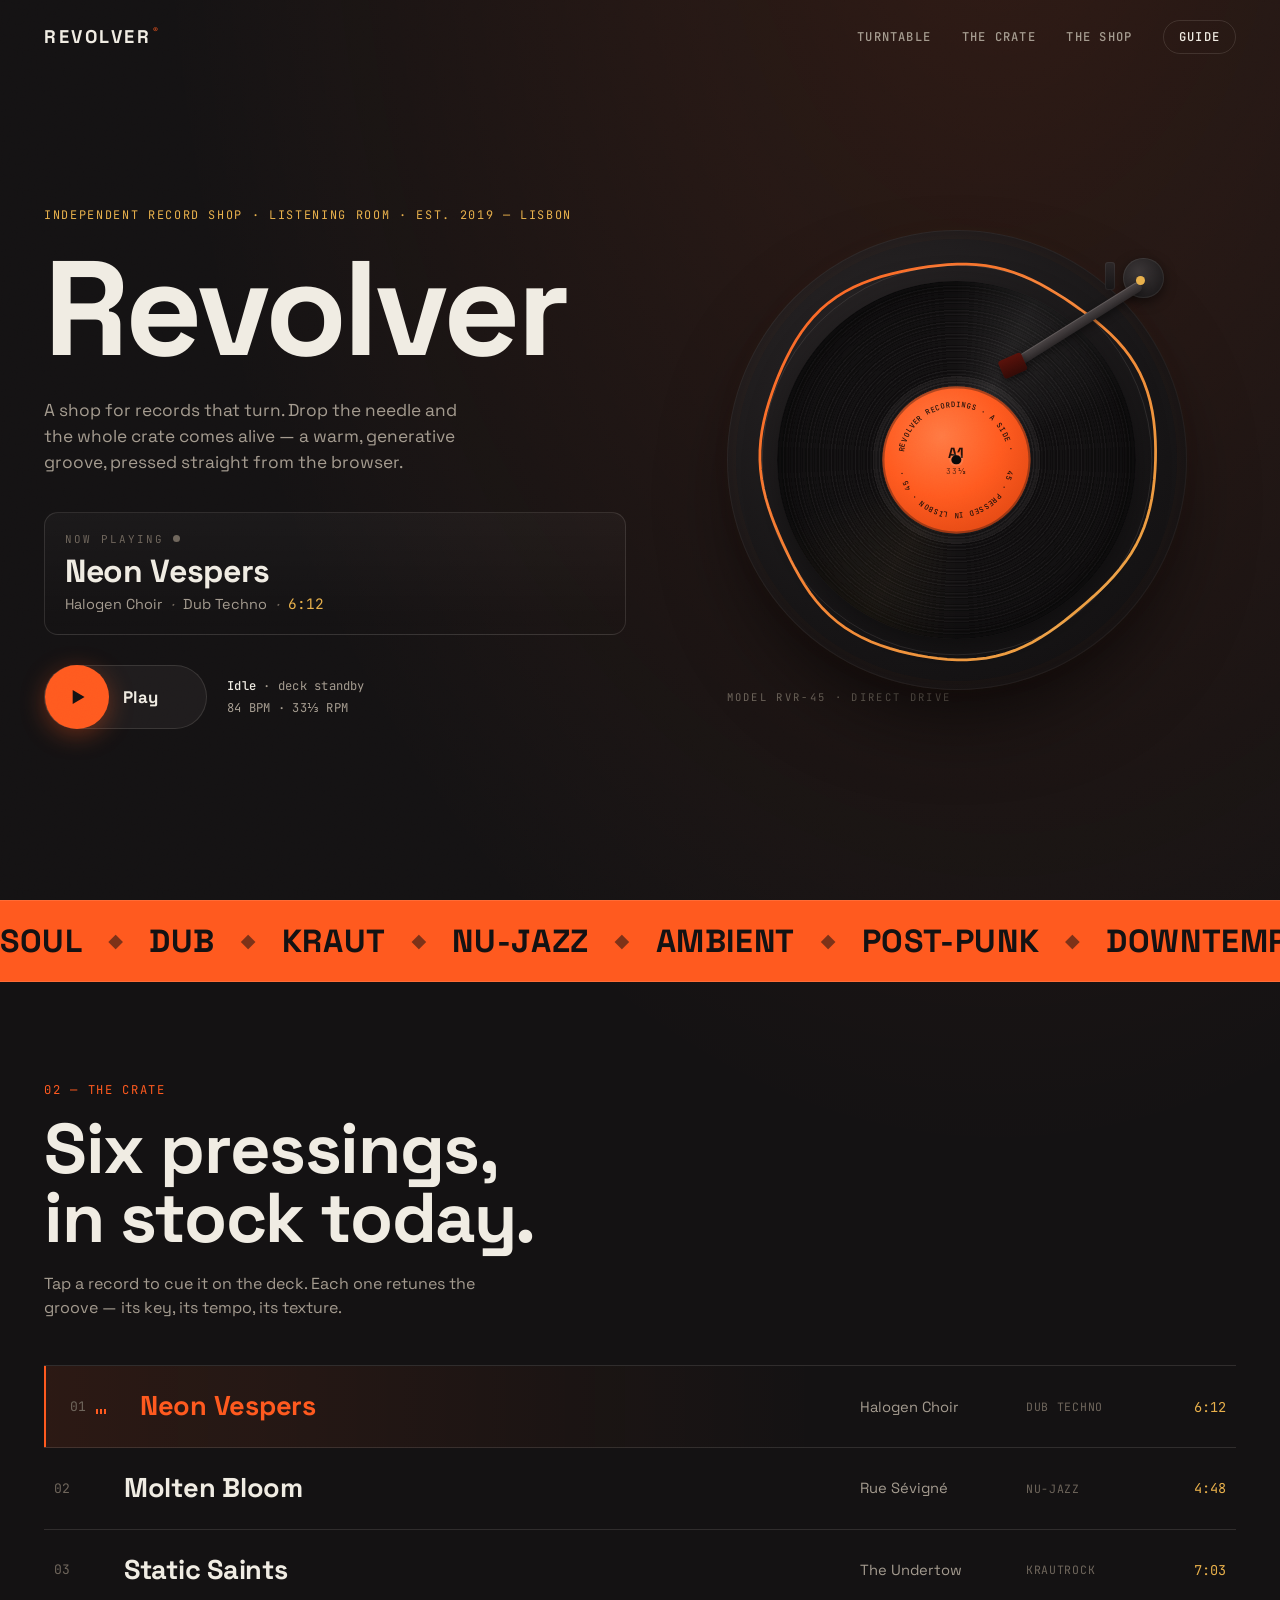
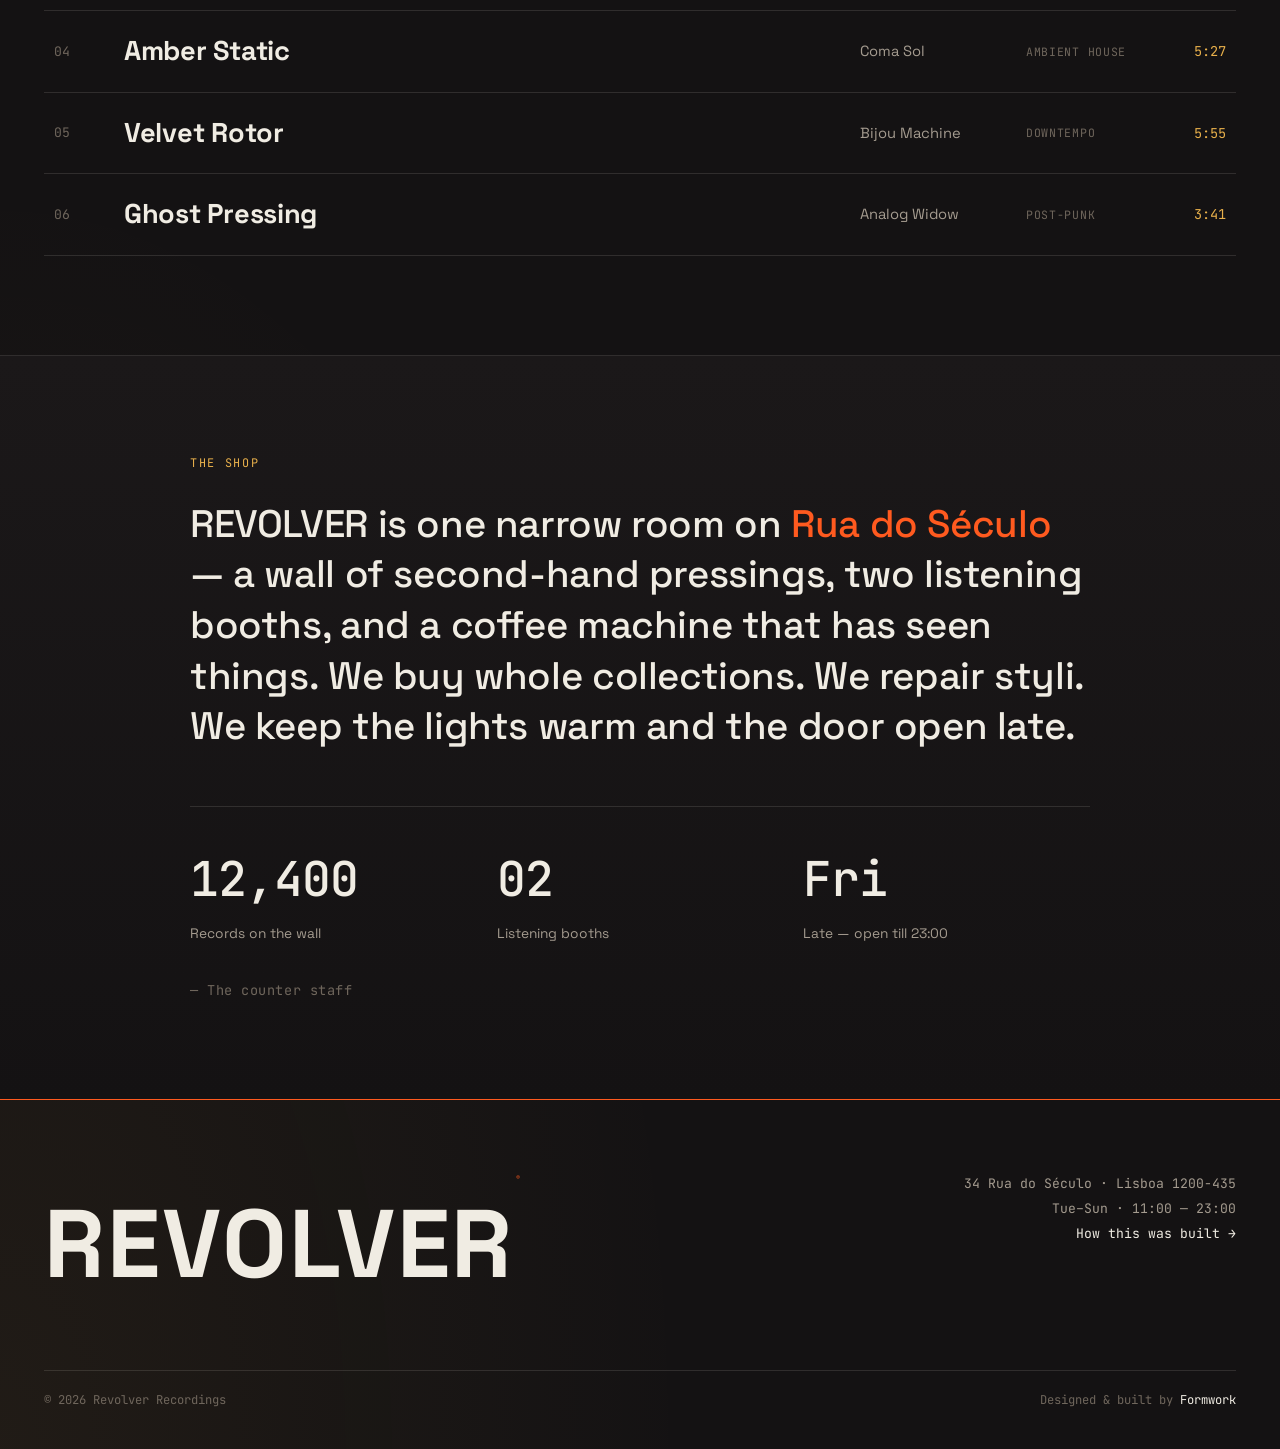
<file: index.html>
<!doctype html>
<html lang="en">
<head>
<script>document.documentElement.classList.add('js')</script>
<meta charset="utf-8" />
<meta name="viewport" content="width=device-width, initial-scale=1" />
<title>REVOLVER — Independent record shop &amp; listening room</title>
<meta name="description" content="REVOLVER is an independent record shop and listening room. A spinning-vinyl turntable, a live audio-reactive groove, and a crate of pressings you can play." />
<meta name="theme-color" content="#141213" />
<meta property="og:title" content="REVOLVER — records that turn" />
<meta property="og:description" content="An independent record shop with a turntable you can actually play." />
<link rel="preconnect" href="https://fonts.googleapis.com" />
<link rel="preconnect" href="https://fonts.gstatic.com" crossorigin />
<link href="https://fonts.googleapis.com/css2?family=Space+Grotesk:wght@400;500;700&family=JetBrains+Mono:wght@400;500&display=swap" rel="stylesheet" />
<link rel="stylesheet" href="./styles.css" />
</head>
<body>
<div class="grain" aria-hidden="true"></div>

<header class="nav">
  <a class="brand" href="./">REVOLVER<span>®</span></a>
  <nav class="nav-links" aria-label="Primary">
    <a href="#turntable">Turntable</a>
    <a href="#crate">The Crate</a>
    <a href="#shop">The Shop</a>
    <a class="nav-guide" href="./guide/">Guide</a>
  </nav>
</header>

<main>
  <section class="hero" id="turntable">
    <div class="hero-copy">
      <p class="eyebrow reveal">Independent record shop · Listening room · Est. 2019 — Lisbon</p>
      <h1 class="hero-title">
        <span class="line">Revolver</span>
      </h1>
      <p class="hero-sub reveal">A shop for records that turn. Drop the needle and the whole
        crate comes alive — a warm, generative groove, pressed straight from the browser.</p>

      <div class="now reveal" aria-live="polite">
        <p class="now-label">Now playing<span class="now-dot" aria-hidden="true"></span></p>
        <p class="now-title" id="nowTitle">Neon Vespers</p>
        <p class="now-meta"><span id="nowArtist">Halogen Choir</span>
          <i aria-hidden="true">·</i>
          <span id="nowGenre">Dub Techno</span>
          <i aria-hidden="true">·</i>
          <span class="mono" id="nowTime">6:12</span></p>
      </div>

      <div class="controls reveal">
        <button class="play" id="play" type="button" aria-pressed="false" aria-label="Play the generative groove">
          <span class="play-ico" aria-hidden="true">
            <svg class="ico-play" viewBox="0 0 24 24"><path d="M8 5.5v13l11-6.5z"/></svg>
            <svg class="ico-pause" viewBox="0 0 24 24"><rect x="7" y="5.5" width="3.4" height="13" rx="1"/><rect x="13.6" y="5.5" width="3.4" height="13" rx="1"/></svg>
          </span>
          <span class="play-word" id="playWord">Play</span>
        </button>
        <div class="readout mono">
          <span class="r-row"><b id="stState">Idle</b> · deck standby</span>
          <span class="r-row"><span id="stBpm">84</span> BPM · 33⅓ RPM</span>
        </div>
      </div>
      <p class="audio-note mono" id="audioNote" hidden>Audio engine unavailable in this browser — the deck still spins.</p>
    </div>

    <div class="deck reveal">
      <div class="turntable" id="deck">
        <div class="platter">
          <canvas class="viz" id="viz" aria-hidden="true"></canvas>
          <div class="vinyl" id="vinyl" aria-hidden="true">
            <div class="grooves"></div>
            <div class="sheen"></div>
            <div class="label" id="label">
              <svg class="label-arc" viewBox="0 0 200 200" preserveAspectRatio="xMidYMid meet">
                <defs>
                  <path id="arcTop" d="M100,100 m-72,0 a72,72 0 1,1 144,0" />
                  <path id="arcBot" d="M100,100 m72,0 a72,72 0 1,1 -144,0" />
                </defs>
                <text class="arc-t"><textPath href="#arcTop" startOffset="50%">REVOLVER RECORDINGS · A SIDE ·</textPath></text>
                <text class="arc-t"><textPath href="#arcBot" startOffset="50%">45 · PRESSED IN LISBON · 45 ·</textPath></text>
              </svg>
              <div class="label-center">
                <span class="label-side" id="labelSide">A1</span>
                <span class="label-rpm">33⅓</span>
              </div>
            </div>
            <span class="spindle"></span>
          </div>
          <div class="tonearm" id="tonearm" aria-hidden="true">
            <span class="arm-base"></span>
            <span class="arm-pivot"></span>
            <span class="arm"><span class="arm-head"></span></span>
            <span class="arm-rest"></span>
          </div>
        </div>
        <p class="deck-cap mono" aria-hidden="true">MODEL RVR-45 · DIRECT DRIVE</p>
      </div>
    </div>

    <div class="scroll-cue reveal" aria-hidden="true"><span></span>the crate</div>
  </section>

  <section class="marquee" aria-hidden="true">
    <div class="marquee-track">
      <span>SOUL</span><i>◆</i><span>DUB</span><i>◆</i><span>KRAUT</span><i>◆</i><span>NU-JAZZ</span><i>◆</i><span>AMBIENT</span><i>◆</i><span>POST-PUNK</span><i>◆</i><span>DOWNTEMPO</span><i>◆</i>
      <span>SOUL</span><i>◆</i><span>DUB</span><i>◆</i><span>KRAUT</span><i>◆</i><span>NU-JAZZ</span><i>◆</i><span>AMBIENT</span><i>◆</i><span>POST-PUNK</span><i>◆</i><span>DOWNTEMPO</span><i>◆</i>
    </div>
  </section>

  <section id="crate" class="crate">
    <div class="section-head">
      <p class="index reveal">02 — The Crate</p>
      <h2 class="reveal">Six pressings,<br />in stock today.</h2>
      <p class="crate-note reveal">Tap a record to cue it on the deck. Each one retunes the groove —
        its key, its tempo, its texture.</p>
    </div>
    <ol class="tracks" id="tracks">
      <!-- rows injected by main.js; static fallback below for no-JS -->
      <li class="track-fallback">
        <p>Enable JavaScript to browse and cue the crate.</p>
      </li>
    </ol>
  </section>

  <section id="shop" class="shop">
    <div class="shop-inner">
      <p class="eyebrow reveal">The Shop</p>
      <p class="shop-text reveal">REVOLVER is one narrow room on <em>Rua do Século</em> — a wall of
        second-hand pressings, two listening booths, and a coffee machine that has seen things.
        We buy whole collections. We repair styli. We keep the lights warm and the door open late.</p>
      <div class="shop-stats reveal">
        <div class="stat"><span class="mono stat-n">12,400</span><span class="stat-l">Records on the wall</span></div>
        <div class="stat"><span class="mono stat-n">02</span><span class="stat-l">Listening booths</span></div>
        <div class="stat"><span class="mono stat-n">Fri</span><span class="stat-l">Late — open till 23:00</span></div>
      </div>
      <p class="shop-sign reveal">— The counter staff</p>
    </div>
  </section>
</main>

<footer class="footer">
  <div class="footer-top">
    <p class="footer-brand">REVOLVER<span>®</span></p>
    <div class="footer-info mono">
      <p>34 Rua do Século · Lisboa 1200-435</p>
      <p>Tue–Sun · 11:00 — 23:00</p>
      <p><a href="./guide/">How this was built →</a></p>
    </div>
  </div>
  <div class="footer-bottom mono">
    <span>© 2026 Revolver Recordings</span>
    <span>Designed &amp; built by <a href="./guide/">Formwork</a></span>
  </div>
</footer>

<script src="./main.js"></script>
</body>
</html>
</file>
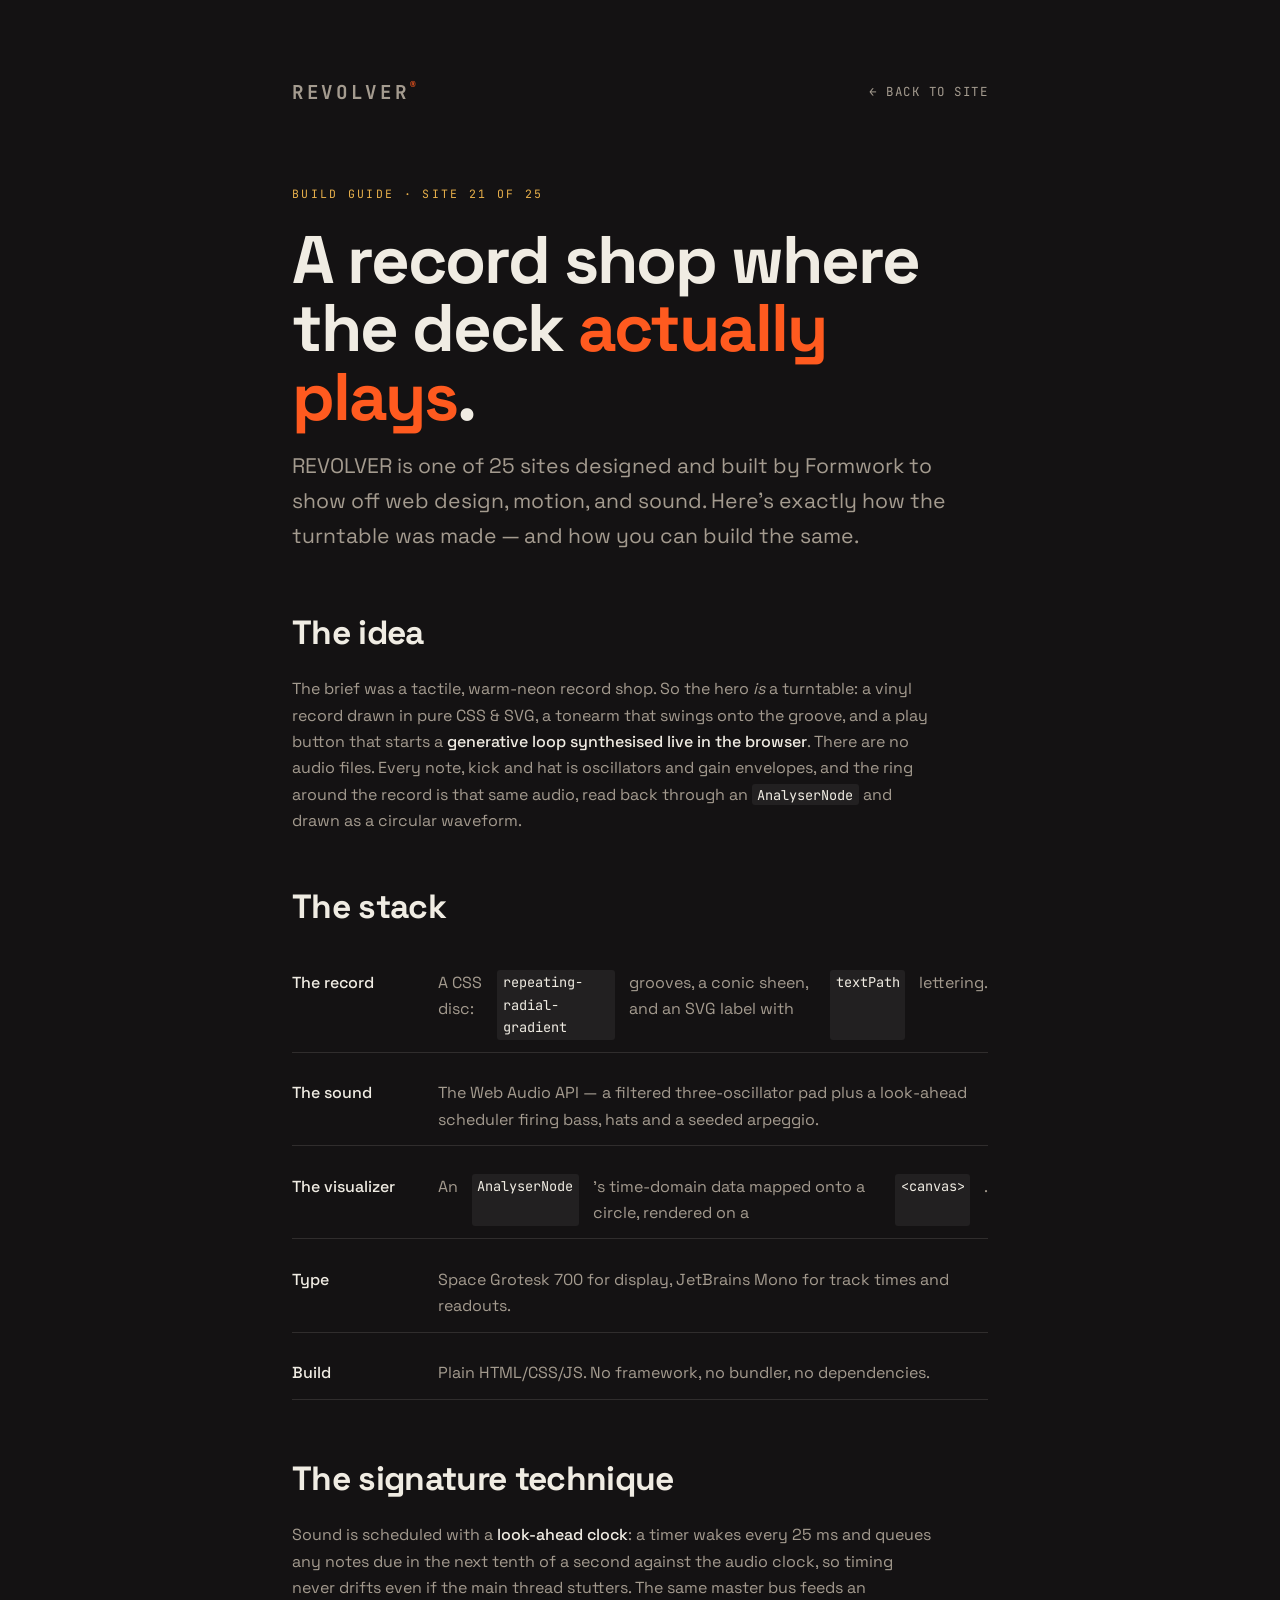
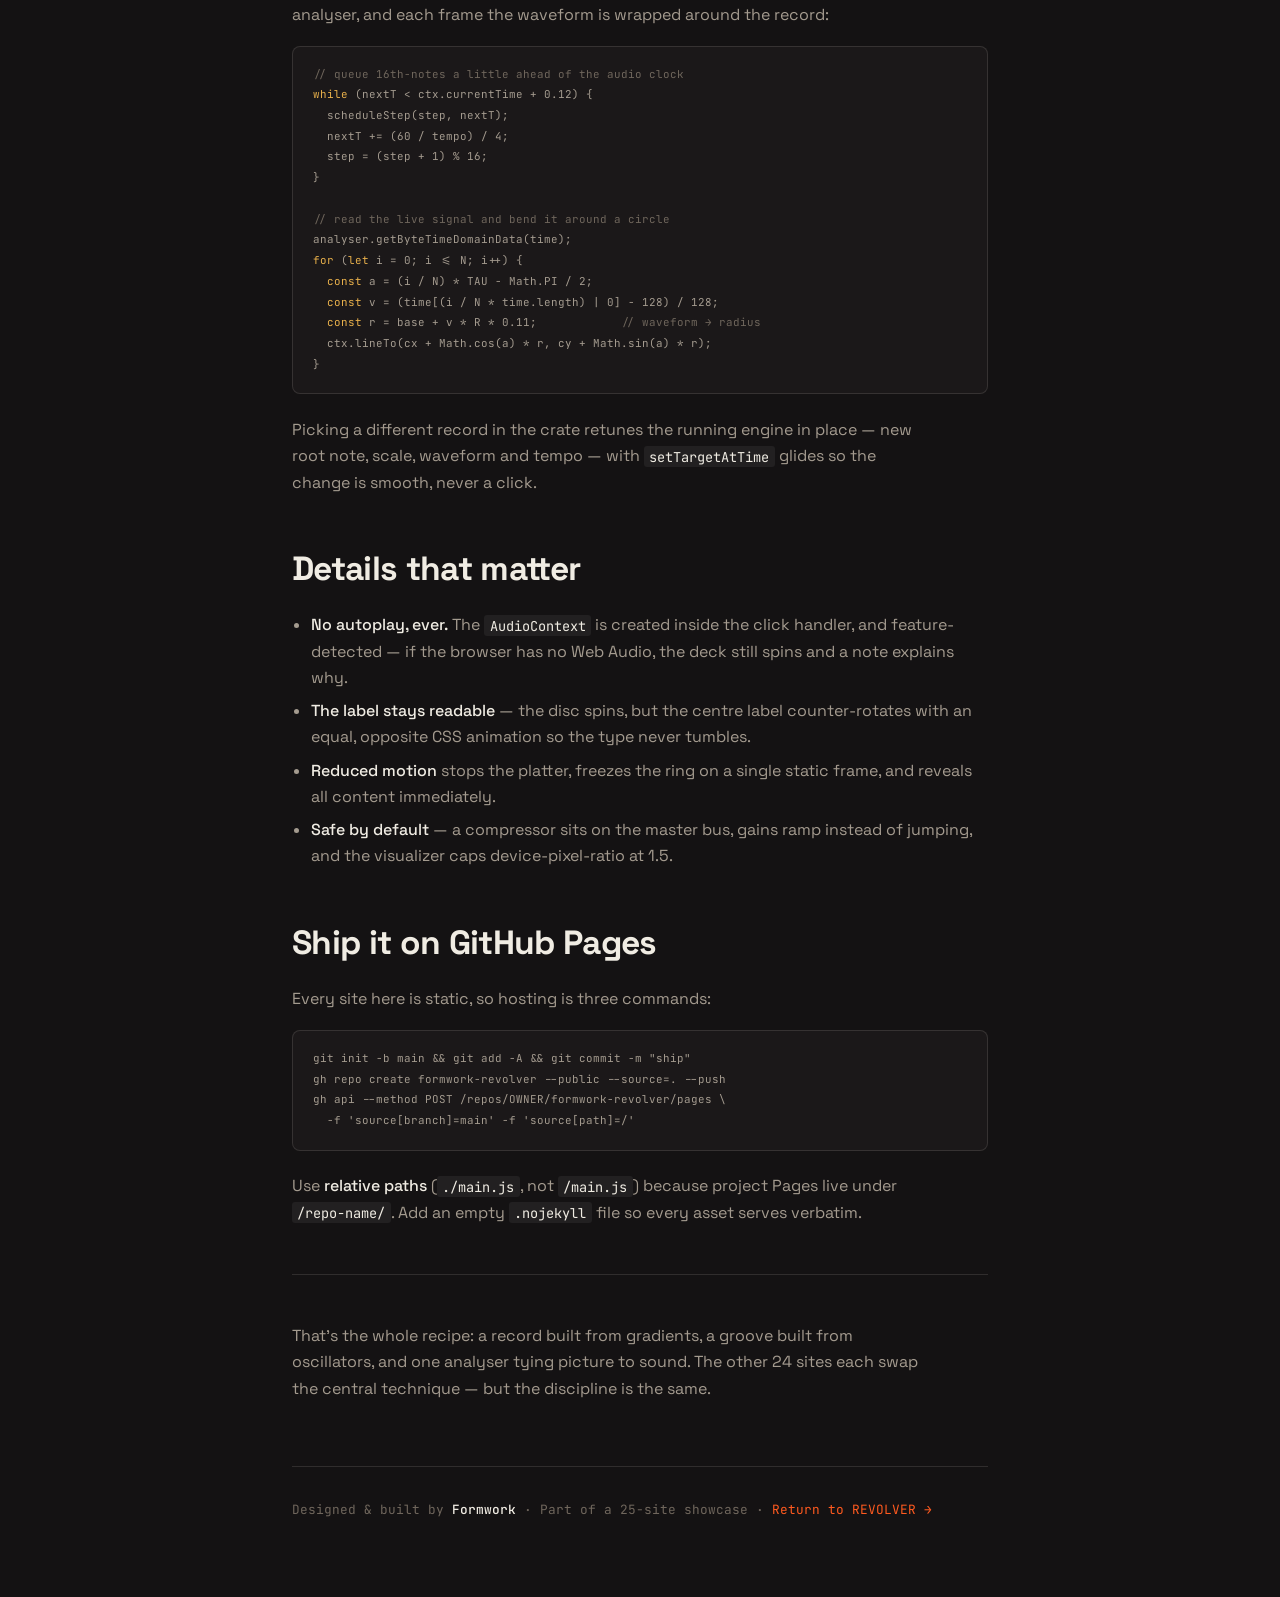
<file: guide/index.html>
<!doctype html>
<html lang="en">
<head>
<meta charset="utf-8" />
<meta name="viewport" content="width=device-width, initial-scale=1" />
<title>REVOLVER — Guide · How this was built</title>
<meta name="description" content="How the REVOLVER site was designed and built by Formwork: a CSS/SVG spinning vinyl, a WebAudio generative loop, and a circular AnalyserNode visualizer." />
<link rel="preconnect" href="https://fonts.googleapis.com" />
<link rel="preconnect" href="https://fonts.gstatic.com" crossorigin />
<link href="https://fonts.googleapis.com/css2?family=Space+Grotesk:wght@400;500;700&family=JetBrains+Mono:wght@400;500&display=swap" rel="stylesheet" />
<style>
  :root{--bg:#141213;--ink:#f0ece3;--dim:#a49b8f;--faint:#6f665c;--accent:#ff5a1f;--accent-2:#e8b04b;--line:rgba(240,236,227,.12)}
  *{box-sizing:border-box;margin:0;padding:0}
  body{background:var(--bg);color:var(--ink);font-family:"Space Grotesk",system-ui,sans-serif;line-height:1.65;-webkit-font-smoothing:antialiased}
  a{color:var(--accent);text-decoration:none}
  a:hover{text-decoration:underline}
  .wrap{max-width:760px;margin:0 auto;padding:clamp(28px,6vw,80px) clamp(20px,5vw,32px)}
  .top{display:flex;justify-content:space-between;align-items:center;font-family:"JetBrains Mono",monospace;font-size:.78rem;letter-spacing:.12em;text-transform:uppercase;color:var(--faint);margin-bottom:clamp(40px,8vh,84px)}
  .top a{color:var(--dim)}
  .brand{font-weight:700;font-size:1.2rem;letter-spacing:.14em;color:var(--ink)}
  .brand span{color:var(--accent);font-size:.6rem;vertical-align:top}
  h1{font-weight:700;font-size:clamp(2.4rem,7vw,4.2rem);line-height:1.02;letter-spacing:-.03em;margin-bottom:1.1rem}
  h1 em{color:var(--accent);font-style:normal}
  .lede{font-size:clamp(1.08rem,2.2vw,1.32rem);color:var(--dim);max-width:56ch;margin-bottom:3.2rem}
  h2{font-weight:700;font-size:clamp(1.5rem,3.6vw,2.1rem);margin:2.8rem 0 1rem;letter-spacing:-.02em}
  p{color:var(--dim);margin:0 0 1.1rem;max-width:64ch}
  .tag{display:inline-block;font-family:"JetBrains Mono",monospace;font-size:.72rem;letter-spacing:.2em;text-transform:uppercase;color:var(--accent-2);margin-bottom:1.4rem}
  ul,ol{color:var(--dim);margin:0 0 1.2rem 1.2rem}
  li{margin:.42rem 0}
  strong{color:var(--ink);font-weight:500}
  code{font-family:"JetBrains Mono",monospace;font-size:.85em;background:rgba(255,255,255,.06);padding:.12em .4em;border-radius:3px;color:var(--ink)}
  pre{background:#1b1819;border:1px solid var(--line);border-radius:8px;padding:18px 20px;overflow-x:auto;margin:0 0 1.4rem;font-size:.8rem;line-height:1.62}
  pre code{background:none;padding:0;color:var(--dim)}
  pre .k{color:var(--accent-2)} pre .c{color:var(--faint)}
  .rule{height:1px;background:var(--line);margin:3rem 0}
  .stack{list-style:none;margin:0 0 1.2rem;padding:0;display:grid;gap:2px}
  .stack li{display:flex;gap:14px;padding:12px 0;border-bottom:1px solid var(--line)}
  .stack b{color:var(--ink);font-weight:500;min-width:132px;display:inline-block}
  footer{margin-top:4rem;padding-top:2rem;border-top:1px solid var(--line);font-family:"JetBrains Mono",monospace;font-size:.8rem;color:var(--faint)}
</style>
</head>
<body>
<div class="wrap">
  <div class="top">
    <a class="brand" href="../">REVOLVER<span>®</span></a>
    <a href="../">← Back to site</a>
  </div>

  <span class="tag">Build guide · Site 21 of 25</span>
  <h1>A record shop where the deck <em>actually plays</em>.</h1>
  <p class="lede">REVOLVER is one of 25 sites designed and built by Formwork to show off web design,
    motion, and sound. Here's exactly how the turntable was made — and how you can build the same.</p>

  <h2>The idea</h2>
  <p>The brief was a tactile, warm-neon record shop. So the hero <em>is</em> a turntable: a vinyl record
    drawn in pure CSS &amp; SVG, a tonearm that swings onto the groove, and a play button that starts a
    <strong>generative loop synthesised live in the browser</strong>. There are no audio files. Every note,
    kick and hat is oscillators and gain envelopes, and the ring around the record is that same audio,
    read back through an <code>AnalyserNode</code> and drawn as a circular waveform.</p>

  <h2>The stack</h2>
  <ul class="stack">
    <li><b>The record</b> A CSS disc: <code>repeating-radial-gradient</code> grooves, a conic sheen, and an SVG label with <code>textPath</code> lettering.</li>
    <li><b>The sound</b> The Web Audio API — a filtered three-oscillator pad plus a look-ahead scheduler firing bass, hats and a seeded arpeggio.</li>
    <li><b>The visualizer</b> An <code>AnalyserNode</code>'s time-domain data mapped onto a circle, rendered on a <code>&lt;canvas&gt;</code>.</li>
    <li><b>Type</b> Space Grotesk 700 for display, JetBrains Mono for track times and readouts.</li>
    <li><b>Build</b> Plain HTML/CSS/JS. No framework, no bundler, no dependencies.</li>
  </ul>

  <h2>The signature technique</h2>
  <p>Sound is scheduled with a <strong>look-ahead clock</strong>: a timer wakes every 25&nbsp;ms and queues
    any notes due in the next tenth of a second against the audio clock, so timing never drifts even if the
    main thread stutters. The same master bus feeds an analyser, and each frame the waveform is wrapped
    around the record:</p>
  <pre><code><span class="c">// queue 16th-notes a little ahead of the audio clock</span>
<span class="k">while</span> (nextT &lt; ctx.currentTime + 0.12) {
  scheduleStep(step, nextT);
  nextT += (60 / tempo) / 4;
  step = (step + 1) % 16;
}

<span class="c">// read the live signal and bend it around a circle</span>
analyser.getByteTimeDomainData(time);
<span class="k">for</span> (<span class="k">let</span> i = 0; i &lt;= N; i++) {
  <span class="k">const</span> a = (i / N) * TAU - Math.PI / 2;
  <span class="k">const</span> v = (time[(i / N * time.length) | 0] - 128) / 128;
  <span class="k">const</span> r = base + v * R * 0.11;            <span class="c">// waveform → radius</span>
  ctx.lineTo(cx + Math.cos(a) * r, cy + Math.sin(a) * r);
}</code></pre>
  <p>Picking a different record in the crate retunes the running engine in place — new root note, scale,
    waveform and tempo — with <code>setTargetAtTime</code> glides so the change is smooth, never a click.</p>

  <h2>Details that matter</h2>
  <ul>
    <li><strong>No autoplay, ever.</strong> The <code>AudioContext</code> is created inside the click handler, and feature-detected — if the browser has no Web Audio, the deck still spins and a note explains why.</li>
    <li><strong>The label stays readable</strong> — the disc spins, but the centre label counter-rotates with an equal, opposite CSS animation so the type never tumbles.</li>
    <li><strong>Reduced motion</strong> stops the platter, freezes the ring on a single static frame, and reveals all content immediately.</li>
    <li><strong>Safe by default</strong> — a compressor sits on the master bus, gains ramp instead of jumping, and the visualizer caps device-pixel-ratio at 1.5.</li>
  </ul>

  <h2>Ship it on GitHub Pages</h2>
  <p>Every site here is static, so hosting is three commands:</p>
  <pre><code>git init -b main &amp;&amp; git add -A &amp;&amp; git commit -m "ship"
gh repo create formwork-revolver --public --source=. --push
gh api --method POST /repos/OWNER/formwork-revolver/pages \
  -f 'source[branch]=main' -f 'source[path]=/'</code></pre>
  <p>Use <strong>relative paths</strong> (<code>./main.js</code>, not <code>/main.js</code>) because project
    Pages live under <code>/repo-name/</code>. Add an empty <code>.nojekyll</code> file so every asset serves verbatim.</p>

  <div class="rule"></div>
  <p>That's the whole recipe: a record built from gradients, a groove built from oscillators, and one analyser
    tying picture to sound. The other 24 sites each swap the central technique — but the discipline is the same.</p>

  <footer>Designed &amp; built by <strong>Formwork</strong> · Part of a 25-site showcase · <a href="../">Return to REVOLVER →</a></footer>
</div>
</body>
</html>
</file>
<file: styles.css>
/* REVOLVER — independent record shop / listening room
   Signature: an audio-reactive spinning vinyl + tonearm, driven by WebAudio.
   Palette: charcoal + bone + molten orange + amber secondary. */

:root{
  --bg:#141213;
  --bg-2:#1b1819;
  --panel:#1f1c1d;
  --ink:#f0ece3;
  --dim:#a49b8f;
  --faint:#6f665c;
  --accent:#ff5a1f;      /* molten orange */
  --accent-2:#e8b04b;    /* warm amber (subtle secondary) */
  --line:rgba(240,236,227,.12);
  --line-2:rgba(240,236,227,.06);
  --max:1320px;
  --spin:2.6s;           /* one platter revolution */
  --ease:cubic-bezier(.19,1,.22,1);
  --level:0;             /* live audio amplitude, set by JS */
}

*{box-sizing:border-box;margin:0;padding:0}
html{scroll-behavior:smooth;background:var(--bg)}
@media (prefers-reduced-motion:reduce){html{scroll-behavior:auto}}
body{
  background:
    radial-gradient(120% 80% at 78% -6%, rgba(255,90,31,.12), transparent 55%),
    radial-gradient(90% 70% at 0% 100%, rgba(232,176,75,.06), transparent 60%),
    var(--bg);
  color:var(--ink);
  font-family:"Space Grotesk",system-ui,sans-serif;
  font-weight:400;line-height:1.5;overflow-x:hidden;
  -webkit-font-smoothing:antialiased;text-rendering:optimizeLegibility;
}
a{color:inherit;text-decoration:none}
.mono{font-family:"JetBrains Mono",ui-monospace,monospace}
::selection{background:var(--accent);color:#141213}
img,svg,canvas{display:block;max-width:100%}

/* grain overlay */
.grain{position:fixed;inset:0;z-index:200;pointer-events:none;opacity:.05;mix-blend-mode:overlay;
  background-image:url("data:image/svg+xml,%3Csvg xmlns='http://www.w3.org/2000/svg' width='140' height='140'%3E%3Cfilter id='n'%3E%3CfeTurbulence type='fractalNoise' baseFrequency='0.85' numOctaves='2' stitchTiles='stitch'/%3E%3C/filter%3E%3Crect width='100%25' height='100%25' filter='url(%23n)'/%3E%3C/svg%3E")}

/* ---------- nav ---------- */
.nav{position:fixed;top:0;left:0;right:0;z-index:100;display:flex;justify-content:space-between;
  align-items:center;padding:20px clamp(18px,4vw,44px);
  transition:background .4s var(--ease),backdrop-filter .4s var(--ease),border-color .4s var(--ease);
  border-bottom:1px solid transparent}
.nav.scrolled{background:rgba(20,18,19,.72);backdrop-filter:blur(12px);border-bottom-color:var(--line)}
.brand{font-weight:700;font-size:1.15rem;letter-spacing:.14em;display:flex;align-items:flex-start;gap:1px}
.brand span{color:var(--accent);font-size:.6rem;transform:translateY(1px)}
.nav-links{display:flex;gap:clamp(16px,2.4vw,34px);align-items:center;font-size:.76rem;
  font-weight:500;text-transform:uppercase;letter-spacing:.1em;font-family:"JetBrains Mono",monospace}
.nav-links a{color:var(--dim);transition:color .25s}
.nav-links a:hover{color:var(--ink)}
.nav-guide{color:var(--ink)!important;border:1px solid var(--line);border-radius:40px;padding:7px 15px;
  transition:background .3s,color .3s,border-color .3s}
.nav-guide:hover{background:var(--accent);color:#141213!important;border-color:var(--accent)}
@media(max-width:640px){.nav-links a:nth-child(1),.nav-links a:nth-child(2){display:none}}

/* ---------- hero ---------- */
.hero{min-height:100svh;display:grid;grid-template-columns:1.02fr .98fr;align-items:center;
  gap:clamp(24px,4vw,64px);padding:clamp(96px,13vh,150px) clamp(18px,4vw,44px) clamp(60px,9vh,90px);
  max-width:var(--max);margin:0 auto;position:relative}
.hero-copy{max-width:38rem}
.eyebrow{font-family:"JetBrains Mono",monospace;font-size:.74rem;letter-spacing:.14em;
  text-transform:uppercase;color:var(--accent-2);margin-bottom:clamp(18px,3vh,26px)}
.hero-title{font-weight:700;line-height:.86;letter-spacing:-.03em;
  font-size:clamp(3.6rem,11vw,8.4rem);text-transform:none}
.hero-title .line{display:block;overflow:hidden}
.hero-sub{max-width:40ch;margin-top:clamp(20px,3.5vh,32px);font-size:clamp(1rem,1.35vw,1.18rem);
  color:var(--dim)}

/* now playing */
.now{margin-top:clamp(26px,4vh,40px);padding:18px 20px;border:1px solid var(--line);border-radius:14px;
  background:linear-gradient(180deg,rgba(255,255,255,.03),transparent)}
.now-label{font-family:"JetBrains Mono",monospace;font-size:.68rem;letter-spacing:.18em;
  text-transform:uppercase;color:var(--faint);display:flex;align-items:center;gap:9px;margin-bottom:8px}
.now-dot{width:7px;height:7px;border-radius:50%;background:var(--faint);transition:background .3s}
.playing .now-dot{background:var(--accent);box-shadow:0 0 10px var(--accent);animation:pulse 1.4s var(--ease) infinite}
@keyframes pulse{50%{opacity:.35}}
.now-title{font-weight:700;font-size:clamp(1.5rem,2.6vw,2rem);letter-spacing:-.01em;line-height:1.05}
.now-meta{margin-top:5px;font-size:.9rem;color:var(--dim);display:flex;gap:9px;flex-wrap:wrap;align-items:baseline}
.now-meta i{color:var(--faint)}
.now-meta .mono{color:var(--accent-2)}

/* controls */
.controls{margin-top:clamp(22px,3.5vh,30px);display:flex;align-items:center;gap:20px;flex-wrap:wrap}
.play{display:inline-flex;align-items:center;gap:14px;padding:0 26px 0 0;height:64px;border-radius:40px;
  border:1px solid var(--line);background:var(--panel);color:var(--ink);cursor:pointer;
  font-family:"Space Grotesk",sans-serif;font-weight:700;font-size:1.05rem;letter-spacing:.02em;
  transition:border-color .3s,background .3s,transform .3s var(--ease)}
.play:hover{border-color:var(--accent);transform:translateY(-2px)}
.play:active{transform:translateY(0)}
.play-ico{position:relative;width:64px;height:64px;flex:none;border-radius:50%;
  background:var(--accent);display:grid;place-items:center;
  box-shadow:0 6px 24px rgba(255,90,31,.35)}
.play-ico svg{position:absolute;width:26px;height:26px;fill:#141213;transition:opacity .25s,transform .25s var(--ease)}
.ico-pause{opacity:0;transform:scale(.6)}
.playing .ico-play{opacity:0;transform:scale(.6)}
.playing .ico-pause{opacity:1;transform:none}
.play-word{min-width:3.4em;text-align:left}
.readout{display:flex;flex-direction:column;gap:4px;font-size:.76rem;color:var(--dim);letter-spacing:.02em}
.readout b{color:var(--ink);font-weight:500}
.playing .readout #stState{color:var(--accent)}
.audio-note{margin-top:16px;font-size:.72rem;color:var(--accent-2)}

/* ---------- the deck / turntable ---------- */
.deck{display:flex;flex-direction:column;align-items:center;gap:16px;justify-self:center}
.turntable{width:min(50vw,460px);max-width:88vw}
.platter{position:relative;width:100%;aspect-ratio:1/1;border-radius:50%;
  background:
    radial-gradient(circle at 38% 32%, #2a2627, #171516 60%, #100e0f 100%);
  box-shadow:
    0 40px 90px -30px rgba(0,0,0,.8),
    inset 0 0 0 1px rgba(240,236,227,.05),
    0 0 var(--glow,0) rgba(255,90,31,.0);
  display:grid;place-items:center}
.platter::after{content:"";position:absolute;inset:2%;border-radius:50%;
  box-shadow:0 0 calc(30px + var(--level)*70px) rgba(255,90,31,calc(.05 + var(--level)*.35));
  pointer-events:none;transition:box-shadow .12s linear}

.viz{position:absolute;inset:0;width:100%;height:100%;z-index:3;pointer-events:none}

/* the record */
.vinyl{position:absolute;width:78%;height:78%;border-radius:50%;z-index:2;
  background:
    repeating-radial-gradient(circle at 50% 50%,
      rgba(0,0,0,0) 0 1px, rgba(255,255,255,.028) 1px 2px, rgba(0,0,0,0) 2px 4px),
    radial-gradient(circle at 50% 50%, #201d1e 0 33%, #121011 33% 100%),
    radial-gradient(circle at 42% 36%, #26221f, #0a0909 78%);
  box-shadow:inset 0 0 40px rgba(0,0,0,.7),0 10px 40px -12px rgba(0,0,0,.7);
  transform:rotate(0)}
.grooves{position:absolute;inset:0;border-radius:50%;
  background:repeating-radial-gradient(circle at 50% 50%,
    rgba(0,0,0,.5) 0 1.5px, rgba(255,255,255,.02) 1.5px 3px);
  opacity:.5;mix-blend-mode:overlay}
.sheen{position:absolute;inset:0;border-radius:50%;mix-blend-mode:screen;opacity:.5;
  background:conic-gradient(from 0deg,
    transparent 0deg, rgba(255,255,255,.14) 26deg, transparent 70deg,
    transparent 180deg, rgba(232,176,75,.1) 210deg, transparent 250deg)}
.playing #vinyl{animation:spin var(--spin) linear infinite}
@keyframes spin{to{transform:rotate(360deg)}}

/* centre label */
.label{position:absolute;top:50%;left:50%;width:41%;height:41%;transform:translate(-50%,-50%);
  border-radius:50%;overflow:hidden;
  background:
    radial-gradient(circle at 40% 34%, #ff7a44, var(--accent) 46%, #d43f0c 100%);
  box-shadow:inset 0 0 0 2px rgba(20,18,19,.35), 0 2px 10px rgba(0,0,0,.4)}
.label-arc{position:absolute;inset:0;width:100%;height:100%}
.arc-t{fill:#20100a;font-family:"JetBrains Mono",monospace;font-size:10px;font-weight:500;
  letter-spacing:1.4px;text-anchor:middle}
.label-center{position:absolute;inset:0;
  display:flex;flex-direction:column;align-items:center;justify-content:center;gap:1px;
  color:#241009;text-align:center;transform-origin:50% 50%}
.playing .label-center{animation:spin var(--spin) linear infinite reverse}
.label-side{font-weight:700;font-size:.92rem;letter-spacing:.04em}
.label-rpm{font-family:"JetBrains Mono",monospace;font-size:.5rem;letter-spacing:.12em;opacity:.7}
.spindle{position:absolute;top:50%;left:50%;width:2.6%;height:2.6%;transform:translate(-50%,-50%);
  border-radius:50%;background:#0a0909;box-shadow:0 0 0 2px rgba(240,236,227,.12);z-index:4}

/* tonearm */
.tonearm{position:absolute;top:6%;right:5%;width:44%;height:44%;z-index:5}
.arm-base{position:absolute;top:0;right:0;width:20%;height:20%;border-radius:50%;
  background:radial-gradient(circle at 38% 34%,#3a3536,#141213);
  box-shadow:0 4px 12px rgba(0,0,0,.5),inset 0 0 0 1px rgba(240,236,227,.08)}
.arm-pivot{position:absolute;top:9%;right:9%;width:4.5%;height:4.5%;border-radius:50%;
  background:var(--accent-2);z-index:2}
.arm-rest{position:absolute;top:2%;right:24%;width:5%;height:14%;border-radius:3px;
  background:linear-gradient(#2c2728,#171516);box-shadow:inset 0 0 0 1px rgba(240,236,227,.06)}
.arm{position:absolute;top:11%;right:11%;height:5%;width:78%;
  transform-origin:right center;transform:rotate(-32deg);
  background:linear-gradient(180deg,#4b4546,#2a2627);border-radius:6px;
  box-shadow:0 3px 8px rgba(0,0,0,.45),inset 0 1px 0 rgba(240,236,227,.12);
  transition:transform 1.1s var(--ease)}
.arm-head{position:absolute;left:-4%;top:-42%;width:16%;height:190%;border-radius:3px;
  background:linear-gradient(#59110a,#320a06);transform:rotate(8deg);
  box-shadow:0 2px 6px rgba(0,0,0,.5)}
.playing .arm{transform:rotate(4deg)}
.deck-cap{font-size:.66rem;letter-spacing:.22em;color:var(--faint);text-transform:uppercase}

/* scroll cue */
.scroll-cue{position:absolute;left:50%;bottom:22px;transform:translateX(-50%);
  font-family:"JetBrains Mono",monospace;font-size:.66rem;letter-spacing:.18em;text-transform:uppercase;
  color:var(--faint);display:flex;flex-direction:column;align-items:center;gap:8px}
.scroll-cue span{width:1px;height:34px;background:linear-gradient(var(--accent),transparent);
  animation:cue 2s var(--ease) infinite}
@keyframes cue{0%{transform:scaleY(0);transform-origin:top}45%{transform:scaleY(1);transform-origin:top}
  55%{transform:scaleY(1);transform-origin:bottom}100%{transform:scaleY(0);transform-origin:bottom}}

@media(max-width:900px){
  .hero{grid-template-columns:1fr;text-align:left}
  .hero-copy{order:0}
  .deck{order:-1;margin-bottom:8px}
  .turntable{width:min(76vw,420px)}
  .scroll-cue{display:none}
}

/* ---------- marquee ---------- */
.marquee{overflow:hidden;white-space:nowrap;border-top:1px solid var(--line);border-bottom:1px solid var(--line);
  padding:16px 0;background:var(--accent)}
.marquee-track{display:inline-flex;gap:1.6rem;align-items:center;animation:march 28s linear infinite;
  font-weight:700;font-size:clamp(1.2rem,2.6vw,2rem);text-transform:uppercase;color:#141213;letter-spacing:.02em}
.marquee-track i{font-style:normal;font-size:.6em;opacity:.55}
@keyframes march{to{transform:translateX(-50%)}}

/* ---------- sections ---------- */
section:not(.hero):not(.marquee){padding:clamp(72px,11vh,140px) clamp(18px,4vw,44px)}
.section-head{max-width:var(--max);margin:0 auto clamp(32px,5vh,56px)}
.index{font-family:"JetBrains Mono",monospace;font-size:.76rem;letter-spacing:.14em;text-transform:uppercase;
  color:var(--accent);margin-bottom:1rem}
h2{font-weight:700;font-size:clamp(2.2rem,6vw,4.4rem);line-height:.98;letter-spacing:-.02em}
.crate-note{margin-top:1.2rem;max-width:46ch;color:var(--dim);font-size:1rem}

/* ---------- tracks ---------- */
.tracks{max-width:var(--max);margin:0 auto;list-style:none;border-top:1px solid var(--line)}
.track-fallback{padding:24px 4px;color:var(--dim);font-family:"JetBrains Mono",monospace;font-size:.85rem}
.js .track-fallback{display:none}
.track{position:relative;display:grid;
  grid-template-columns:54px minmax(0,1fr) 150px 120px 64px;align-items:center;gap:16px;
  padding:clamp(16px,2.6vw,26px) 10px;border-bottom:1px solid var(--line);width:100%;
  background:none;border-left:0;border-right:0;border-top:0;color:inherit;text-align:left;cursor:pointer;
  font-family:inherit;transition:padding-left .5s var(--ease),background .4s var(--ease)}
.track::before{content:"";position:absolute;left:0;top:0;bottom:0;width:2px;background:var(--accent);
  transform:scaleY(0);transform-origin:center;transition:transform .4s var(--ease)}
.track:hover{padding-left:26px;background:linear-gradient(90deg,rgba(255,90,31,.06),transparent 60%)}
.track:hover::before{transform:scaleY(.6)}
.track.is-cued{padding-left:26px;background:linear-gradient(90deg,rgba(255,90,31,.1),transparent 65%)}
.track.is-cued::before{transform:scaleY(1)}
.t-idx{font-family:"JetBrains Mono",monospace;font-size:.82rem;color:var(--faint);display:flex;align-items:center;gap:10px}
.t-eq{display:inline-flex;gap:2px;height:14px;align-items:flex-end;opacity:0;transition:opacity .3s}
.t-eq i{width:2px;height:5px;background:var(--accent);display:block}
.is-cued .t-eq{opacity:1}
.playing .is-cued .t-eq i{animation:eq .8s var(--ease) infinite}
.is-cued .t-eq i:nth-child(2){animation-delay:.18s}
.is-cued .t-eq i:nth-child(3){animation-delay:.36s}
@keyframes eq{0%,100%{height:4px}50%{height:14px}}
.t-title{font-weight:700;font-size:clamp(1.15rem,2.2vw,1.7rem);letter-spacing:-.01em;line-height:1.05;
  white-space:nowrap;overflow:hidden;text-overflow:ellipsis}
.is-cued .t-title{color:var(--accent)}
.t-artist{color:var(--dim);font-size:.92rem;white-space:nowrap;overflow:hidden;text-overflow:ellipsis}
.t-genre{font-family:"JetBrains Mono",monospace;font-size:.72rem;letter-spacing:.06em;text-transform:uppercase;
  color:var(--faint);white-space:nowrap;overflow:hidden;text-overflow:ellipsis}
.t-time{font-family:"JetBrains Mono",monospace;font-size:.85rem;color:var(--accent-2);text-align:right}
@media(max-width:760px){
  .track{grid-template-columns:34px minmax(0,1fr) 58px;gap:10px}
  .t-artist,.t-genre{display:none}
  .t-title{white-space:normal}
}

/* ---------- shop ---------- */
.shop{border-top:1px solid var(--line);background:linear-gradient(180deg,var(--bg-2),var(--bg))}
.shop-inner{max-width:900px;margin:0 auto}
.shop-text{font-weight:500;font-size:clamp(1.4rem,3.2vw,2.4rem);line-height:1.32;letter-spacing:-.01em;
  margin:1.4rem 0 0}
.shop-text em{color:var(--accent);font-style:normal}
.shop-stats{display:grid;grid-template-columns:repeat(3,1fr);gap:20px;margin:clamp(36px,6vh,60px) 0 0;
  border-top:1px solid var(--line);padding-top:clamp(28px,4vh,40px)}
.stat{display:flex;flex-direction:column;gap:8px}
.stat-n{font-size:clamp(1.8rem,4vw,3rem);font-weight:500;color:var(--ink);letter-spacing:-.02em}
.stat-l{font-size:.86rem;color:var(--dim)}
.shop-sign{margin-top:clamp(30px,4vh,44px);font-family:"JetBrains Mono",monospace;font-size:.85rem;
  color:var(--faint);letter-spacing:.04em}
@media(max-width:620px){.shop-stats{grid-template-columns:1fr;gap:22px}}

/* ---------- footer ---------- */
.footer{padding:clamp(56px,8vh,96px) clamp(18px,4vw,44px) 40px;border-top:1px solid var(--accent)}
.footer-top{max-width:var(--max);margin:0 auto;display:flex;justify-content:space-between;gap:24px;
  flex-wrap:wrap;align-items:flex-start}
.footer-brand{font-weight:700;font-size:clamp(2.6rem,10vw,6rem);letter-spacing:.02em;display:flex;align-items:flex-start;gap:2px}
.footer-brand span{color:var(--accent);font-size:.5rem}
.footer-info{font-size:.82rem;color:var(--dim);line-height:1.9;text-align:right}
.footer-info a{color:var(--ink)}
.footer-info a:hover{color:var(--accent)}
.footer-bottom{max-width:var(--max);margin:clamp(40px,6vh,64px) auto 0;padding-top:20px;
  border-top:1px solid var(--line);display:flex;justify-content:space-between;gap:14px;flex-wrap:wrap;
  font-size:.76rem;color:var(--faint)}
.footer-bottom a{color:var(--ink)}
.footer-bottom a:hover{color:var(--accent)}
@media(max-width:560px){.footer-info{text-align:left}}

/* ---------- focus ---------- */
a:focus-visible,button:focus-visible,.track:focus-visible{outline:2px solid var(--accent);outline-offset:3px;border-radius:6px}

/* ---------- reveals (JS-gated; reveal out-specifies the hide) ---------- */
.js .reveal{opacity:0;transform:translateY(34px)}
.js .reveal.is-in{opacity:1;transform:none;transition:opacity .9s var(--ease),transform .9s var(--ease)}

/* hero intro — compositor-driven via .loaded */
.js .hero .hero-title .line,
.js .hero .eyebrow,
.js .hero .hero-sub,
.js .hero .now,
.js .hero .controls,
.js .hero .deck{opacity:0;transform:translateY(28px);
  transition:opacity 1s var(--ease),transform 1s var(--ease)}
.js .hero .deck{transform:translateY(28px) scale(.96)}
.hero.loaded .hero-title .line,
.hero.loaded .eyebrow,
.hero.loaded .hero-sub,
.hero.loaded .now,
.hero.loaded .controls,
.hero.loaded .deck{opacity:1;transform:none}
.hero .eyebrow{transition-delay:.05s}
.hero .hero-title .line{transition-delay:.14s}
.hero .hero-sub{transition-delay:.26s}
.hero .now{transition-delay:.36s}
.hero .controls{transition-delay:.46s}
.hero .deck{transition-delay:.2s}

/* ---------- reduced motion ---------- */
@media (prefers-reduced-motion:reduce){
  .js .reveal,
  .js .hero .hero-title .line,.js .hero .eyebrow,.js .hero .hero-sub,
  .js .hero .now,.js .hero .controls,.js .hero .deck{opacity:1!important;transform:none!important}
  .playing #vinyl,.playing .label-center,.marquee-track,.now-dot,.scroll-cue span,
  .is-cued .t-eq i,.playing .now-dot{animation:none!important}
  .arm{transition:none!important}
  .platter::after{transition:none!important}
}
</file>
